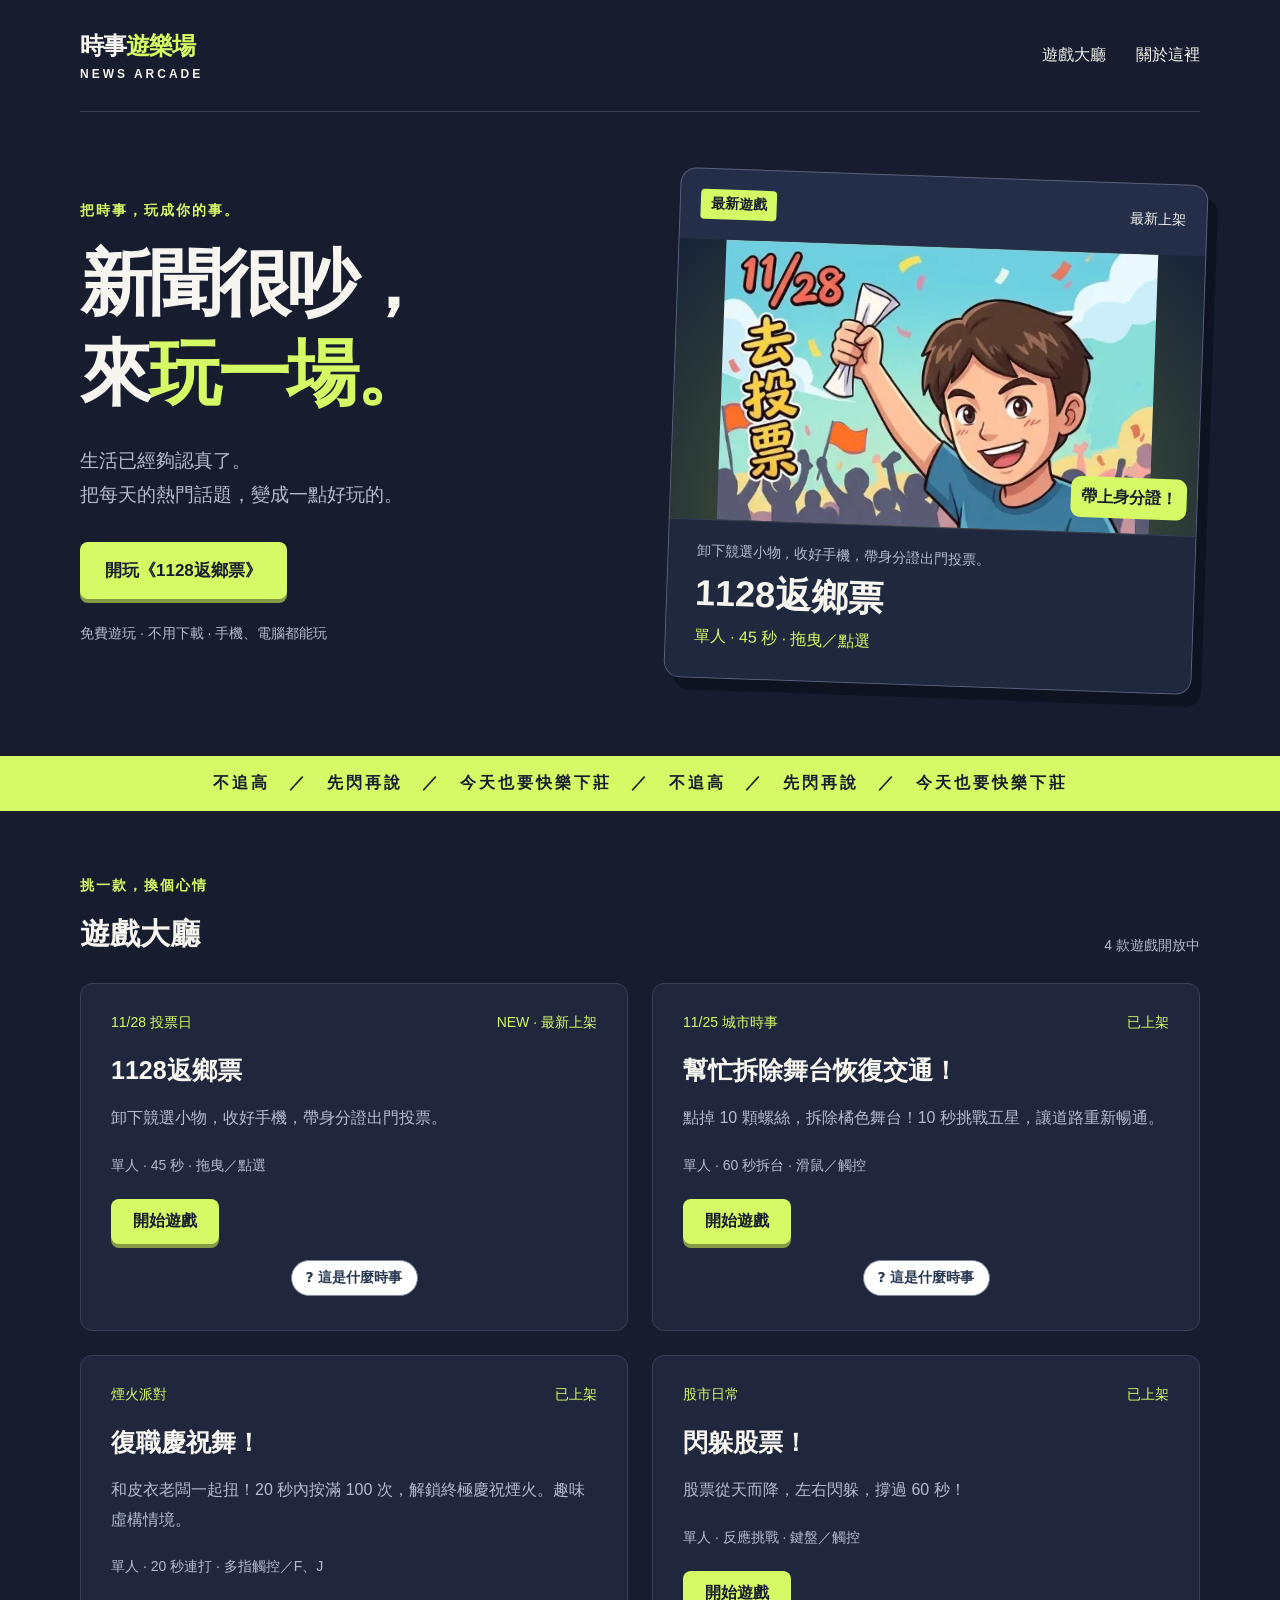
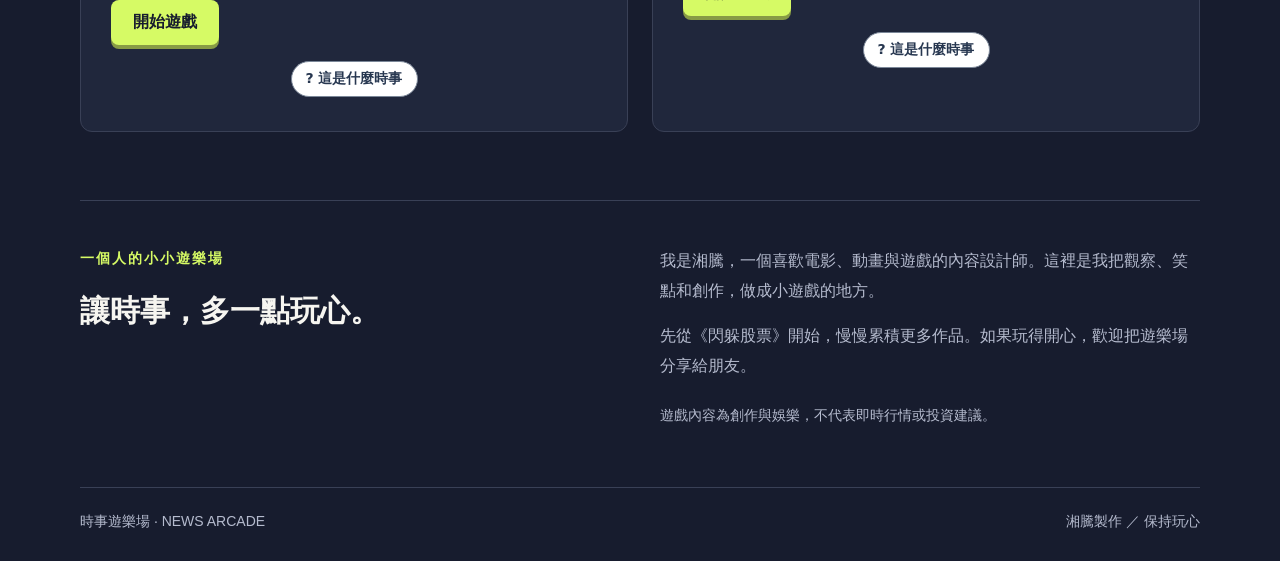
<file: index.html>
<!doctype html>
<html lang="zh-Hant">
<head>
<meta charset="utf-8"><meta name="viewport" content="width=device-width,initial-scale=1">
<meta name="description" content="把時事變成一場小遊戲。時事遊樂場，由湘騰製作的免費網頁遊戲，打開就玩。">
<meta name="theme-color" content="#171c2e">
<title>時事遊樂場｜新聞很吵，來玩一場。</title>
<link rel="stylesheet" href="styles.css">
</head>
<body>
<header class="nav wrap"><a class="brand" href="./">時事<span>遊樂場</span><small>NEWS ARCADE</small></a><nav aria-label="主要導覽"><a href="#games">遊戲大廳</a><a href="#about">關於這裡</a></nav></header>
<main>
<section class="hero wrap"><div class="intro"><p class="eyebrow">把時事，玩成你的事。</p><h1>新聞很吵，<br>來<span class="accent">玩一場。</span></h1><p class="lead">生活已經夠認真了。<br>把每天的熱門話題，變成一點好玩的。</p><a class="button" id="latest-play" href="games/stage-clear/">開玩《復職慶祝舞》</a><p class="note">免費遊玩 · 不用下載 · 手機、電腦都能玩</p></div>
<a class="feature" id="latest-feature" href="games/stage-clear/" aria-label="開始玩復職慶祝舞"><div class="feature-top"><span class="pill">最新遊戲</span><span id="latest-duration">20 秒挑戰</span></div><div class="art dance-art"><img src="games/stage-clear/assets/intro.jpg" alt="黑捲髮眼鏡的拆台小隊角色"><div class="dance-bubble">復職啦，扭起來！</div></div><div class="feature-bottom"><p>股價往上衝，屁股左右動。</p><h2>復職慶祝舞！</h2><span>20 秒連打，放出你的慶祝煙火！</span></div></a></section>
<div class="ticker" aria-hidden="true">不追高　／　先閃再說　／　今天也要快樂下莊　／　不追高　／　先閃再說　／　今天也要快樂下莊</div>
<section class="wrap games" id="games"><div class="section-heading"><div><p class="eyebrow">挑一款，換個心情</p><h2>遊戲大廳</h2></div><span class="count">3 款遊戲開放中</span></div><div class="grid" id="game-list"><article class="game-card"><div class="card-label"><span>股市日常</span><span>測試版</span></div><h3>閃躲股票！</h3><p>股票從天而降，你只需要做一件事：<br>閃開。撐過 60 秒，守住你的好心情。</p><div class="meta">單人 · 反應挑戰 · 鍵盤／觸控</div><a class="button small" href="games/stock-dodge/">開始遊戲</a></article><article class="coming"><span class="spark" aria-hidden="true">✳</span><h3>下一個話題，正在發酵。</h3><p>新遊戲準備中。<br>下次來，看看生活又有什麼新梗。</p></article></div></section>
<section class="wrap about" id="about"><div><p class="eyebrow">一個人的小小遊樂場</p><h2>讓時事，多一點玩心。</h2></div><div><p>我是湘騰，一個喜歡電影、動畫與遊戲的內容設計師。這裡是我把觀察、笑點和創作，做成小遊戲的地方。</p><p>先從《閃躲股票》開始，慢慢累積更多作品。如果玩得開心，歡迎把遊樂場分享給朋友。</p><p class="note">遊戲內容為創作與娛樂，不代表即時行情或投資建議。</p></div></section>
</main><footer class="wrap footer"><span>時事遊樂場 · NEWS ARCADE</span><span>湘騰製作 ／ 保持玩心</span></footer>
<script src="games.js"></script><script src="shared/news.js"></script></body></html>
</file>
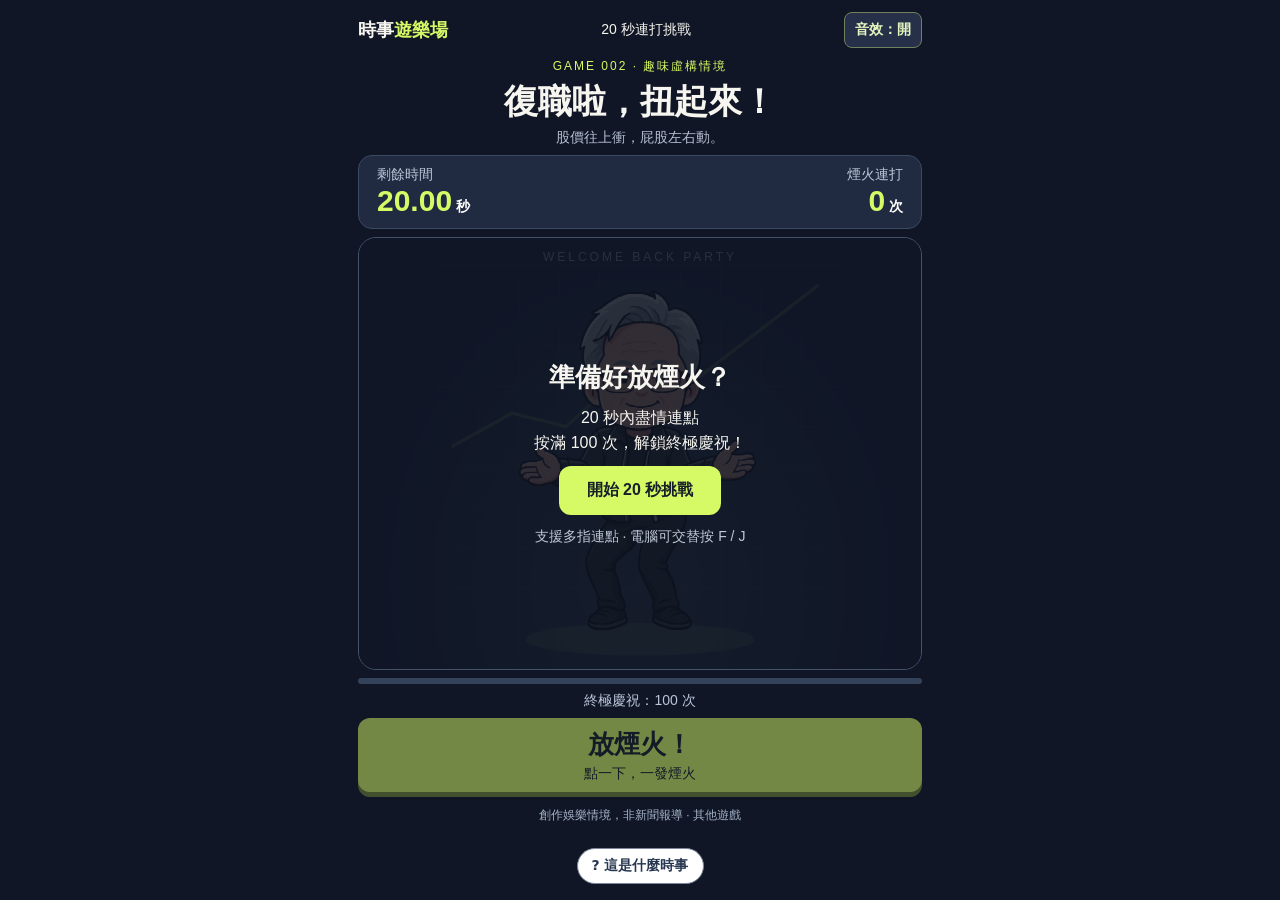
<file: games/jensen-dance/index.html>
<!doctype html><html lang="zh-Hant"><head><meta charset="utf-8"><meta name="viewport" content="width=device-width,initial-scale=1,viewport-fit=cover"><title>黃仁勳復職慶祝舞｜時事遊樂場</title><meta name="description" content="20 秒煙火連打挑戰！和皮衣老闆一起扭，按滿 100 次解鎖終極慶祝。趣味虛構情境。"><link rel="stylesheet" href="game.css"><link rel="stylesheet" href="../../shared/arcade.css"></head><body><main class="game"><header><a href="../../">時事<span>遊樂場</span></a><span>20 秒連打挑戰</span></header><div class="heading"><small>GAME 002 · 趣味虛構情境</small><h1>復職啦，扭起來！</h1><p>股價往上衝，屁股左右動。</p></div><div class="hud"><div><small>剩餘時間</small><strong id="time">20.00<span> 秒</span></strong></div><div><small>煙火連打</small><strong id="count">0<span> 次</span></strong></div></div><div class="stage"><canvas id="scene" width="600" height="640" aria-label="黃仁勳左右扭腰跳舞，按鈕可放煙火"></canvas><div class="stage-label">WELCOME BACK PARTY</div><div id="mega" hidden role="status"><small>100+ 終極慶祝</small><b>恭喜黃仁勳<br>復職！</b><span>今晚的煙火，你包了！</span></div><div id="overlay"><h2 id="title">準備好放煙火？</h2><p id="message">20 秒內盡情連點<br>按滿 100 次，解鎖終極慶祝！</p><button id="start" disabled>角色載入中…</button><p class="tip">支援多指連點 · 電腦可交替按 F / J</p></div></div><div class="progress"><div id="bar"></div></div><div class="goal" id="goal">終極慶祝：100 次</div><button id="tap" disabled>放煙火！<small>點一下，一發煙火</small></button><footer>創作娛樂情境，非新聞報導 · <a href="../../#games">其他遊戲</a></footer></main><script src="../../shared/arcade.js"></script><script src="game.js"></script><script src="../../shared/news.js" data-game="jensen-dance"></script></body></html>
</file>
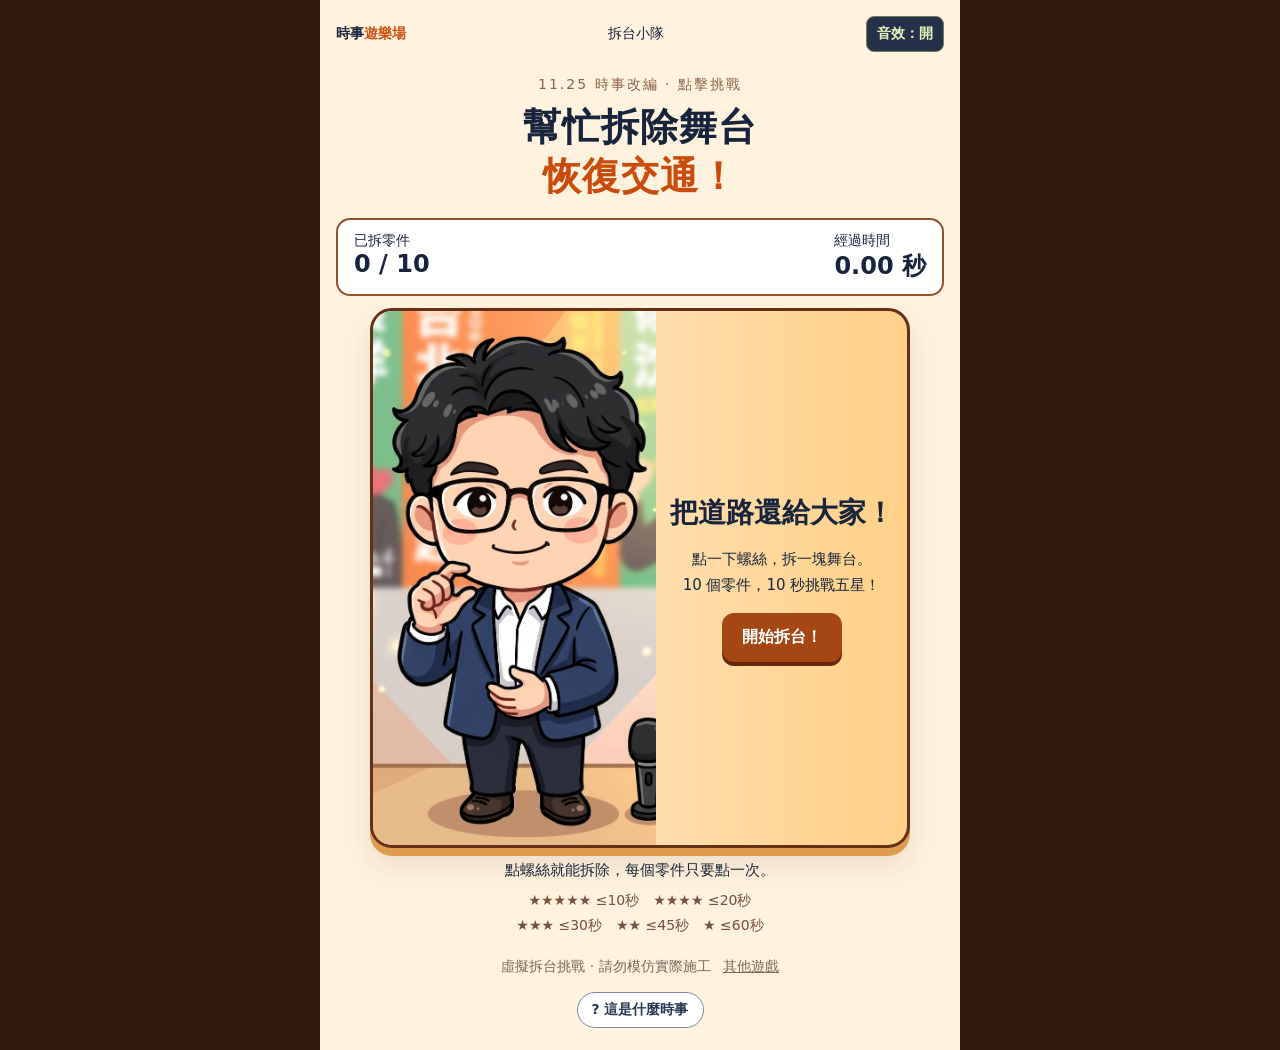
<file: games/stage-clear/index.html>
<!doctype html><html lang="zh-Hant"><head><meta charset="utf-8"><meta name="viewport" content="width=device-width,initial-scale=1,viewport-fit=cover"><meta name="theme-color" content="#ff8a35"><title>幫忙拆除舞台恢復交通｜時事遊樂場</title><meta name="description" content="點掉10顆螺絲，拆除橘色舞台！10秒挑戰五星，分享你的恢復交通成績海報。"><link rel="stylesheet" href="../../shared/arcade.css"><link rel="stylesheet" href="game.css?v=orange-stage-2"></head><body><main class="game"><header><a href="../../">時事<span>遊樂場</span></a><span class="edition">拆台小隊</span></header><div class="heading"><small>11.25 時事改編 · 點擊挑戰</small><h1>幫忙拆除舞台<br><em>恢復交通！</em></h1></div><div class="hud"><div>已拆零件 <b id="count">0 / 10</b></div><div>經過時間 <b><span id="time">0.00</span> 秒</b></div></div><section class="scene" aria-label="橘色舞台拆除遊戲"><div class="city" aria-hidden="true"><i></i><i></i><i></i><i></i><i></i></div><div class="road" aria-hidden="true"><span class="car">🚙</span><span class="car second">🚕</span></div><div id="parts"></div><div id="intro"><img src="assets/intro.jpg" alt="黑捲髮、眼鏡、深藍西裝的可愛人物"><div class="intro-copy"><b>把道路還給大家！</b><p>點一下螺絲，拆一塊舞台。<br>10 個零件，10 秒挑戰五星！</p><button id="start" disabled>角色載入中…</button></div></div><div id="celebrate" hidden><canvas id="fireworks" width="600" height="600"></canvas><img id="result-character" alt="雙手高舉比愛心"><h2 id="thanks">謝謝幫忙恢復交通！</h2><button id="show-result">查看成績與分享</button></div></section><div class="under"><p id="hint" role="status">點螺絲就能拆除，每個零件只要點一次。</p><div class="rating">★★★★★ ≤10秒　★★★★ ≤20秒<br>★★★ ≤30秒　★★ ≤45秒　★ ≤60秒</div><button id="retry" hidden>重新挑戰</button></div><footer><span>虛擬拆台挑戰 · 請勿模仿實際施工</span><a href="../../#games">其他遊戲</a></footer></main><script src="../../shared/arcade.js"></script><script src="rules.js"></script><script src="game.js?v=orange-stage-2"></script><script src="../../shared/news.js" data-game="stage-clear"></script></body></html>
</file>
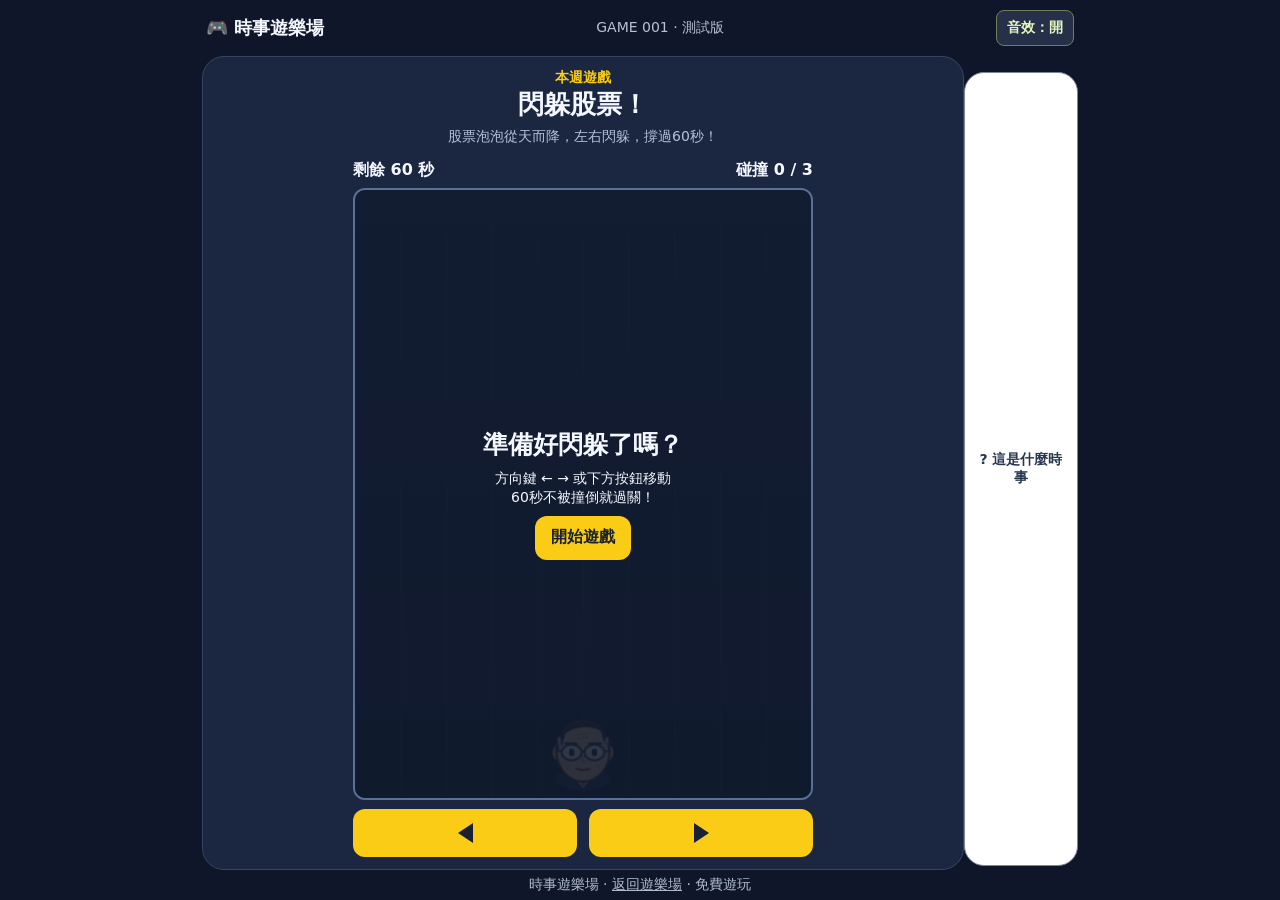
<file: games/stock-dodge/index.html>
<!doctype html>
<html lang="zh-Hant">
<head>
<meta charset="utf-8"><meta name="viewport" content="width=device-width,initial-scale=1,viewport-fit=cover">
<title>時事遊樂場｜閃躲股票測試版</title>
<meta name="description" content="股票泡泡從天而降，撐過60秒！測測你是空手股神還是接刀俠，分享成績邀朋友挑戰。">
<meta property="og:type" content="website">
<meta property="og:title" content="閃躲股票｜成功沒買，沒買就沒賠！">
<meta property="og:description" content="60秒免費小遊戲，閃過九檔股票泡泡！你會是空手股神還是資深接刀俠？">
<meta property="og:url" content="https://news-arcade.pages.dev/games/stock-dodge/">
<meta property="og:locale" content="zh_TW">
<meta property="og:site_name" content="時事遊樂場">
<meta property="og:image" content="https://news-arcade.pages.dev/games/stock-dodge/assets/share-cover-v1.png">
<meta property="og:image:secure_url" content="https://news-arcade.pages.dev/games/stock-dodge/assets/share-cover-v1.png">
<meta property="og:image:type" content="image/png">
<meta property="og:image:width" content="1200">
<meta property="og:image:height" content="630">
<meta property="og:image:alt" content="閃躲股票海報：上班族舉拳歡呼與抱頭大哭，成功沒買，沒買就沒賠！">
<meta name="twitter:card" content="summary_large_image">
<meta name="twitter:title" content="閃躲股票｜成功沒買，沒買就沒賠！">
<meta name="twitter:description" content="60秒免費小遊戲，邀朋友一起挑戰！">
<meta name="twitter:image" content="https://news-arcade.pages.dev/games/stock-dodge/assets/share-cover-v1.png">
<meta name="twitter:image:alt" content="閃躲股票：成功與失敗表情的上班族小海報">
<style>
:root{font-family:system-ui,'Noto Sans TC',sans-serif;color:#f5f7ff;background:#101629}*{box-sizing:border-box}body{margin:0}header,main,footer{max-width:900px;margin:auto;padding:18px}header{display:flex;align-items:center;justify-content:space-between}header strong{font-size:22px}header span,.muted{color:#b5c1d8}.hero{background:#1b2640;border:1px solid #354564;border-radius:22px;padding:24px;text-align:center}h1{font-size:clamp(26px,5vw,42px);margin:4px 0 8px}.tag{color:#facc15;font-weight:800}.game{max-width:460px;margin:20px auto 0}.hud{display:flex;justify-content:space-between;margin:0 0 10px;font-weight:800}.stage{position:relative;overflow:hidden;background:linear-gradient(#293859,#17213b);border:2px solid #5a7096;border-radius:16px;aspect-ratio:3/4;touch-action:none}.stage canvas{display:block;width:100%;height:100%}.overlay{position:absolute;inset:0;display:flex;flex-direction:column;justify-content:center;align-items:center;background:#10192bdc;padding:20px;gap:12px}.overlay[hidden]{display:none}.overlay h2{margin:0;font-size:28px}.overlay p{margin:0;line-height:1.7}button{border:0;border-radius:12px;padding:13px 22px;font-size:17px;font-weight:800;cursor:pointer;background:#facc15;color:#182033}.controls{display:flex;gap:12px;justify-content:space-between;margin-top:12px}.controls button{width:48%;font-size:24px;touch-action:none;user-select:none}footer{text-align:center;color:#aebbd0;font-size:13px}

/* Size the play area from the visible viewport, including in-app browser bars. */
:root{--viewport-height:100vh}
@supports(height:100dvh){:root{--viewport-height:100dvh}}
body{height:var(--viewport-height);min-height:320px;display:flex;flex-direction:column;padding:env(safe-area-inset-top) env(safe-area-inset-right) env(safe-area-inset-bottom) env(safe-area-inset-left)}
header,main,footer{width:100%;margin:0 auto;flex-shrink:0}
header{padding:10px 16px;gap:12px}header strong{font-size:18px}header span{font-size:14px}
main{flex:1;min-height:0;padding:0 12px;display:flex}
.hero{width:100%;min-height:0;display:flex;flex-direction:column;padding:12px}
h1{font-size:26px;margin:0}.tag{font-size:14px}.muted{font-size:14px;margin:5px 0;line-height:1.4}
.game{flex:1;min-height:0;width:100%;max-width:460px;margin:8px auto 0;display:flex;flex-direction:column}
.hud{flex-shrink:0;font-size:16px;margin:0 0 6px}
.arena{flex:1;min-height:0;display:flex;align-items:center;justify-content:center}
.stage{flex-shrink:0;width:var(--stage-width,240px);height:var(--stage-height,320px);aspect-ratio:auto;border-radius:12px}
.controls{flex-shrink:0;margin-top:8px;gap:12px}.controls button{width:50%;height:48px;padding:4px;font-size:24px;-webkit-user-select:none}
footer{font-size:14px;padding:6px 12px}
.overlay{padding:10px;gap:8px;overflow:auto}.overlay h2{font-size:clamp(17px,4vw,25px)}.overlay p{font-size:14px;line-height:1.4}.overlay button{min-height:44px;padding:10px 16px;font-size:16px}
a:focus-visible,button:focus-visible{outline:3px solid white;outline-offset:3px}
@media(max-width:480px){header strong{font-size:16px}header span{font-size:12px}.hero{padding:8px}.tag{display:none}h1{font-size:23px}}
@media(max-height:520px){header{padding:4px 12px}header strong{font-size:16px}.tag,.muted,footer{display:none}h1{font-size:18px}.hero{padding:4px 8px}.game{margin-top:4px;max-width:640px;display:grid;grid-template-columns:minmax(64px,1fr) minmax(0,3fr) minmax(64px,1fr);grid-template-rows:24px minmax(0,1fr);gap:4px 10px}.hud{grid-column:1/-1;margin:0}.arena{grid-column:2;grid-row:2;height:100%}.controls{display:contents}.controls button{width:100%;height:64px;align-self:center;margin:0}#left{grid-column:1;grid-row:2}#right{grid-column:3;grid-row:2}.overlay{gap:5px}.overlay h2{font-size:17px}.overlay p{font-size:14px}}

/* Prevent iOS long-press selection across the game, including nearby labels. */
.hero,.hero *{-webkit-user-select:none;user-select:none;-webkit-touch-callout:none}
.controls button{-webkit-appearance:none;appearance:none;-webkit-tap-highlight-color:transparent;touch-action:none;display:flex;align-items:center;justify-content:center}
.controls button::before{content:"";display:block;width:0;height:0;border-top:10px solid transparent;border-bottom:10px solid transparent;pointer-events:none}
#left::before{border-right:15px solid currentColor}
#right::before{border-left:15px solid currentColor}
.controls button:active{background:#e8b90a;transform:translateY(1px)}

.hit-toast{position:absolute;z-index:3;top:12%;left:5%;width:90%;text-align:center;pointer-events:none;background:#fff4c9;color:#25203a;border:3px solid #ffbc4b;border-radius:16px;padding:10px 6px;box-shadow:0 5px 0 #10162966;font-size:clamp(18px,5vw,25px);font-weight:900;line-height:1.3}
.hit-toast small{display:block;font-size:14px;font-weight:700;margin-bottom:4px;color:#714622}.hit-toast[hidden]{display:none}
.hit-toast.pop{animation:hit-pop .24s ease-out}@keyframes hit-pop{from{transform:scale(.7) rotate(-5deg)}to{transform:scale(1) rotate(0)}}
@media(prefers-reduced-motion:reduce){.hit-toast.pop{animation:none}}

.result-card{width:100%;max-width:300px;text-align:center;background:#202f4b;border:1px solid #526786;border-radius:14px;padding:12px}
.result-card[hidden],.share-actions[hidden],.share-fallback[hidden]{display:none}
.result-score{font-size:32px;font-weight:900;color:#facc15}.result-stats{font-size:14px;line-height:1.7;color:#d4def1}
.share-actions{display:flex;gap:8px;justify-content:center;flex-wrap:wrap;width:100%}.share-actions button{background:#d7ecff;color:#17213b;font-size:14px}
#shareStatus{font-size:14px;color:#d7ecff;min-height:0}#shareStatus:empty{display:none}
.share-fallback{width:100%}.share-fallback textarea{-webkit-touch-callout:default;width:100%;min-height:86px;font-size:16px;-webkit-user-select:text;user-select:text}
.overlay.results>*{flex-shrink:0}.overlay.results{justify-content:flex-start;padding:16px 10px}.overlay.results h2{font-size:22px}.overlay.results #resultText{text-align:center}
@media(max-height:520px){.overlay.results{padding:8px}.result-card{padding:6px}.result-score{font-size:22px}.result-stats{line-height:1.4}.overlay.results h2{font-size:18px}}

.social-links{display:grid;grid-template-columns:repeat(3,minmax(0,1fr));gap:8px;width:100%;margin-bottom:8px}
.social-links a,.social-links button{display:flex;align-items:center;justify-content:center;min-height:44px;padding:8px 4px;border-radius:10px;font-size:14px;font-weight:800;text-decoration:none;color:white;background:#354864;touch-action:manipulation}
.social-links #shareFacebook{background:#165dc6}.social-links #shareThreads,.social-links #shareX{background:#0b1220}
.social-links #shareInstagram{background:#9c2864}.social-links #shareYoutube{background:#ad2534}
.share-panel{width:100%;max-width:320px}.share-panel[hidden]{display:none}.share-panel summary{cursor:pointer;padding:12px;border-radius:10px;background:#2b405f;font-size:15px;font-weight:800;min-height:44px}
.share-panel[open] summary{margin-bottom:8px}
.share-guide{margin:8px 0!important;font-size:14px!important;text-align:left;line-height:1.6!important;color:#d7e6ff}

/* Results show only the poster; sharing controls remain outside the exported image. */
.overlay.results #resultTitle,.overlay.results #resultText{display:none}
.overlay.results{background:#10192bf5;padding:8px;touch-action:pan-y}
.result-card{max-width:340px;padding:0;border:0;background:none;border-radius:10px;overflow:hidden}
.stage #resultPoster{width:100%;height:auto;aspect-ratio:4/5}
.overlay.results .share-actions button{font-size:14px;padding:10px 12px}
.game-results .hud,.game-results .controls,.game-results .muted{display:none}
#posterSavePreview{width:100%;max-width:320px;height:auto;-webkit-touch-callout:default;-webkit-user-select:auto;user-select:auto}#posterSavePreview[hidden]{display:none}
</style>
<link rel="stylesheet" href="../../shared/arcade.css">
</head>
<body>
<header><a href="../../" style="color:inherit;text-decoration:none" aria-label="返回時事遊樂場首頁"><strong>🎮 時事遊樂場</strong></a><span>GAME 001 · 測試版</span></header>
<main><section class="hero"><div class="tag">本週遊戲</div><h1>閃躲股票！</h1><p class="muted">股票泡泡從天而降，左右閃躲，撐過60秒！</p><div class="game"><div class="hud"><span id="time">剩餘 60 秒</span><span id="hits">碰撞 0 / 3</span></div><div class="arena"><div class="stage" id="stage"><canvas id="canvas" width="360" height="480" aria-label="閃躲股票泡泡遊戲"></canvas><div class="hit-toast" id="hitToast" role="status" aria-live="polite" hidden><small id="hitStock"></small><span id="hitJoke"></span></div><div class="overlay" id="overlay"><h2 id="resultTitle">準備好閃躲了嗎？</h2><p id="resultText">方向鍵 ← → 或下方按鈕移動<br>60秒不被撞倒就過關！</p><div id="resultCard" class="result-card" hidden><canvas id="resultPoster" width="720" height="900" role="img" aria-label="成績海報"></canvas></div><div id="shareActions" class="share-actions" hidden><button id="shareResult" type="button">海報＋連結</button><button id="savePoster" type="button">儲存海報</button><button id="copyResult" type="button">複製戰績</button></div><details id="socialPanel" class="share-panel" hidden><summary>分享到 FB、Threads、X、IG、YouTube</summary><div class="social-links"><a id="shareFacebook" target="_blank" rel="noopener noreferrer">Facebook</a><a id="shareThreads" target="_blank" rel="noopener noreferrer">Threads</a><a id="shareX" target="_blank" rel="noopener noreferrer">X</a><button id="shareInstagram" type="button">IG 分享教學</button><button id="shareYoutube" type="button">YouTube 教學</button><button id="copyGameLink" type="button">複製連結</button></div><p class="share-guide" id="socialGuide">FB／Threads／X 按鈕分享連結或文案。要貼海報，請用「海報＋連結」選支援的 App，或「儲存海報」後自行上傳。</p></details><p id="shareStatus" role="status" aria-live="polite"></p><img id="posterSavePreview" alt="可長按儲存的成績海報" hidden><div id="shareFallback" class="share-fallback" hidden><label for="shareText">長按下方文字即可複製</label><textarea id="shareText" readonly></textarea></div><button id="start">開始遊戲</button></div></div></div><div class="controls"><button id="left" aria-label="向左移動"></button><button id="right" aria-label="向右移動"></button></div></div></section></main>
<footer>時事遊樂場 · <a href="../../" style="color:inherit">返回遊樂場</a> · 免費遊玩</footer>
<script src="../../shared/arcade.js"></script>
<script>
(()=>{
'use strict';
const arena=document.querySelector('.arena'),stage=document.getElementById('stage');
function fitStage(){
 const width=arena.clientWidth,height=arena.clientHeight;
 const h=Math.max(0,Math.min(height,(width-4)*4/3+4));
 stage.style.setProperty('--stage-height',`${h}px`);
 stage.style.setProperty('--stage-width',`${Math.max(0,(h-4)*3/4+4)}px`);
}
function fitViewport(){
 // Do not resize the game in response to accessibility pinch zoom.
 if(window.visualViewport && window.visualViewport.scale!==1)return;
 document.documentElement.style.setProperty('--viewport-height',`${window.visualViewport?.height||window.innerHeight}px`);
 fitStage();
}
new ResizeObserver(fitStage).observe(arena);
window.addEventListener('resize',fitViewport);
window.visualViewport?.addEventListener('resize',fitViewport);
fitViewport();

const canvas=document.getElementById('canvas'),ctx=canvas.getContext('2d'),overlay=document.getElementById('overlay'),start=document.getElementById('start'),title=document.getElementById('resultTitle'),description=document.getElementById('resultText'),timeLabel=document.getElementById('time'),hitLabel=document.getElementById('hits');
const W=360,H=480,DURATION=60,player={x:160,y:423,w:40,h:40};
const STOCKS=[
 {name:'台積電',joke:'台積電，我積怨！',color:'#f57f9e'},
 {name:'聯發科',joke:'聯發科，連發哭！',color:'#b599ff'},
 {name:'台達電',joke:'台達電，電到我！',color:'#70cfff'},
 {name:'友達',joke:'人生阿達！',color:'#82e2b5'},
 {name:'群創',joke:'群創，讓我群創傷！',color:'#72dce5'},
 {name:'國巨',joke:'國巨，我的悲劇！',color:'#ffc36c'},
 {name:'金居',joke:'金居，套房定居！',color:'#f5dc77'},
 {name:'旺宏',joke:'旺宏，我的眼眶紅！',color:'#ff9393'},
 {name:'聯合再生',joke:'聯合再生，錢包往生！',color:'#b5df7b'}
];
const toast=document.getElementById('hitToast'),hitStock=document.getElementById('hitStock'),hitJoke=document.getElementById('hitJoke');
const GAME_URL='https://news-arcade.pages.dev/games/stock-dodge/';
const socialPanel=document.getElementById('socialPanel'),socialGuide=document.getElementById('socialGuide');
const DEFAULT_SOCIAL_GUIDE='FB 分享遊戲連結；要附成績，請先按「複製戰績」再貼上。Threads／X 會帶入戰績。朋友點連結就能開啟遊戲。';
let toastTimer=0,lastJoke='',lastStock='',dodged=0,hitCounts={},currentResult=null,personalBest=0,shareBusy=false;
try{personalBest=Number(localStorage.getItem('stock-dodge-best-v1'))||0;}catch{}
const resultCard=document.getElementById('resultCard'),posterCanvas=document.getElementById('resultPoster'),shareActions=document.getElementById('shareActions'),shareStatus=document.getElementById('shareStatus'),shareFallback=document.getElementById('shareFallback'),shareText=document.getElementById('shareText');
function showHit(stock){
 Arcade.sound("hit");
 lastStock=stock.name;hitCounts[stock.name]=(hitCounts[stock.name]||0)+1;lastJoke=stock.joke;hitStock.textContent='撞到 '+stock.name;hitJoke.textContent=stock.joke;
 clearTimeout(toastTimer);toast.hidden=false;toast.classList.remove('pop');void toast.offsetWidth;toast.classList.add('pop');
 toastTimer=setTimeout(()=>{toast.hidden=true;},1600);
}
let running=false,remaining=DURATION,hits=0,blocks=[],keys={left:false,right:false},last=0,spawn=0,invincible=0,cryTimer=0,raf=0;
const posterSavePreview=document.getElementById('posterSavePreview');
let posterFile=null,posterDataUrl='';
function reset(){Arcade.results.reset();posterSavePreview.hidden=true;posterSavePreview.removeAttribute("src");document.body.classList.remove("game-results");posterFile=null;posterDataUrl='';socialPanel.hidden=true;socialPanel.open=false;socialGuide.textContent=DEFAULT_SOCIAL_GUIDE;dodged=0;hitCounts={};lastStock='';currentResult=null;resultCard.hidden=true;shareActions.hidden=true;shareFallback.hidden=true;shareStatus.textContent='';overlay.classList.remove('results');clearTimeout(toastTimer);toast.hidden=true;lastJoke='';keys.left=keys.right=false;remaining=DURATION;hits=0;blocks=[];spawn=0;invincible=0;cryTimer=0;player.x=160;last=0;timeLabel.textContent='剩餘 60 秒';hitLabel.textContent='碰撞 0 / 3';}
function makeResult(win,remaining,hits,dodged){
 const seconds=Math.min(DURATION,Math.max(0,DURATION-remaining));
 const score=Math.floor(seconds*10)+dodged*20+(win?300+(3-hits)*100:0);
 const rank=win?(hits===0?'空手股神':hits===1?'閃躲巴菲特':'套牢逃生王'):seconds>=40?'收盤前破功':seconds>=20?'資深接刀俠':'韭菜界閃電俠';
 const joke=win?(hits===0?'一股都沒買，一滴淚沒流。':hits===1?'只受一點傷，還能假裝是股神。':'兩次套牢都逃掉，這次真的學乖了！'):seconds>=40?'差一點就退休，結果先退場。':seconds>=20?'別人逢低買進，你逢低被擊中。':'進場比誰都快，畢業也是。';
 return {win,seconds,score,rank,joke,hits,dodged};
}
const LOSS_LINES={
 '台積電':['買了台積電','每天都積怨'],
 '聯發科':['買了聯發科','眼淚連發哭'],
 '台達電':['買了台達電','錢包被電爆'],
 '友達':['買了友達','人生阿達'],
 '群創':['買了群創','滿身創傷'],
 '國巨':['買了國巨','人生悲劇'],
 '金居':['買了金居','套房定居'],
 '旺宏':['買了旺宏','哭到眼眶紅'],
 '聯合再生':['聯合再生','錢包往生']
};
function finish(win){
 document.body.classList.add("game-results");
 running=false;keys.left=keys.right=false;cancelAnimationFrame(raf);clearTimeout(toastTimer);toast.hidden=true;
 currentResult=makeResult(win,remaining,hits,dodged);
 currentResult.slogan=win?['成功沒買','沒買就沒賠']:(LOSS_LINES[lastStock]||['股票沒閃過','眼淚先跌停']);
 personalBest=Math.max(personalBest,currentResult.score);
 try{localStorage.setItem('stock-dodge-best-v1',String(personalBest));}catch{}
 title.textContent=currentResult.slogan.join('，');description.textContent='';
 renderResultPoster(currentResult);
 Arcade.sound(win?'win':'lose');
 overlay.hidden=true;draw();
 Arcade.results.open({canvas:posterCanvas,title:'閃躲股票',score:currentResult.score,slogan:currentResult.slogan.join('，'),gameId:'stock-dodge',onReplay:play});
}
function renderResultPoster(result){
 const p=posterCanvas.getContext('2d'),win=result.win;
 p.clearRect(0,0,720,900);
 p.fillStyle=win?'#ffe582':'#b8cdf3';p.fillRect(0,0,720,900);
 // Comic rays give the figure a clear silhouette without competing with the headline.
 p.save();p.translate(360,530);
 for(let i=0;i<18;i++){p.rotate(Math.PI/9);p.beginPath();p.moveTo(0,0);p.lineTo(-55,-950);p.lineTo(55,-950);p.closePath();p.fillStyle=win?'#fff2bd':'#dce7ff';p.fill();}
 p.restore();
 p.strokeStyle='#152139';p.lineWidth=14;p.strokeRect(12,12,696,876);
 p.textAlign='center';p.textBaseline='middle';
 p.fillStyle='#152139';p.font='900 74px system-ui';p.fillText(result.score+' 分',360,90);
 for(let i=0;i<2;i++){
  p.font='900 68px system-ui';p.lineJoin='round';p.lineWidth=10;p.strokeStyle='#152139';
  p.strokeText(result.slogan[i],360,190+i*84,650);
  p.fillStyle=i===0?'#ffffff':win?'#f75b37':'#ffda65';p.fillText(result.slogan[i],360,190+i*84,650);
 }
 drawPosterPerson(p,win);
 p.fillStyle='#152139';p.fillRect(19,820,682,61);
 p.fillStyle='#ffffff';p.font='800 24px system-ui';p.fillText('閃躲股票 · 時事遊樂場',360,842);p.font='600 20px system-ui';p.fillText('news-arcade.pages.dev',360,868);
 posterCanvas.setAttribute('aria-label',result.score+' 分，'+result.slogan.join('，')+'。'+(win?'上班族開心舉起雙拳。':'上班族抱頭大哭。'));
 posterDataUrl=posterCanvas.toDataURL('image/png');posterFile=null;
 posterCanvas.toBlob(blob=>{
  if(blob&&currentResult===result)posterFile=new File([blob],'stock-dodge-'+(win?'win':'lose')+'-'+result.score+'.png',{type:'image/png'});
 },'image/png');
}
function drawPosterPerson(p,win){
 const outline='#152139';
 function shape(points,fill){p.beginPath();p.moveTo(...points[0]);for(const v of points.slice(1))p.lineTo(...v);p.closePath();p.fillStyle=fill;p.fill();p.strokeStyle=outline;p.lineWidth=9;p.lineJoin='round';p.stroke();}
 function oval(x,y,rx,ry,fill){p.beginPath();p.ellipse(x,y,rx,ry,0,0,Math.PI*2);p.fillStyle=fill;p.fill();p.strokeStyle=outline;p.lineWidth=7;p.stroke();}
 function limb(points,width,color){p.beginPath();p.moveTo(...points[0]);for(const v of points.slice(1))p.lineTo(...v);p.lineCap='round';p.lineJoin='round';p.strokeStyle=outline;p.lineWidth=width+14;p.stroke();p.strokeStyle=color;p.lineWidth=width;p.stroke();}
 // The same glasses, receding hair and gray temples as the playable character.
 shape([[260,590],[460,590],[500,805],[220,805]],'#304869');
 shape([[314,592],[360,700],[406,592]],'#fff9ec');
 shape([[348,625],[373,625],[386,743],[360,777],[337,743]],'#e75262');
 shape([[281,600],[323,688],[296,722],[340,802],[252,802]],'#486484');
 shape([[439,600],[397,688],[424,722],[380,802],[468,802]],'#486484');
 if(win){
  limb([[270,625],[180,570],[145,434]],56,'#304869');
  limb([[450,625],[540,570],[575,434]],56,'#304869');
  oval(139,407,37,43,'#f4c69e');oval(581,407,37,43,'#f4c69e');
  for(const x of [125,139,153,567,581,595]){p.beginPath();p.moveTo(x,388);p.lineTo(x,414);p.strokeStyle='#b77c63';p.lineWidth=3;p.stroke();}
 }else{
  limb([[270,635],[174,588],[238,467]],54,'#304869');
  limb([[450,635],[546,588],[482,467]],54,'#304869');
 }
 p.save();p.translate(360,496);p.scale(5.2,5.2);
 drawOfficeAvatar(p,win?'win':'cry',{x:0,y:0});
 p.restore();
 if(!win){
  oval(242,457,25,47,'#f4c69e');oval(478,457,25,47,'#f4c69e');
  // Big tears and slumped shoulders make the loss readable even in a small thumbnail.
  for(const x of [302,418]){p.beginPath();p.moveTo(x,551);p.quadraticCurveTo(x-20,596,x,620);p.quadraticCurveTo(x+20,596,x,551);p.fillStyle='#48bfff';p.fill();p.strokeStyle='#152139';p.lineWidth=4;p.stroke();}
 }
 // Sparse celebration / panic marks.
 for(const [x,y,angle] of [[90,520,-.3],[620,650,.4],[100,720,.3],[620,360,-.4]]){
  p.save();p.translate(x,y);p.rotate(angle);p.fillStyle=win?'#e75948':'#526992';
  if(win){p.fillRect(-7,-18,14,36);}else{p.beginPath();p.moveTo(-9,-15);p.lineTo(9,0);p.lineTo(-9,15);p.strokeStyle='#526992';p.lineWidth=6;p.stroke();}
  p.restore();
 }
}
function play(){Arcade.unlock();Arcade.sound("start");cancelAnimationFrame(raf);reset();running=true;overlay.hidden=true;raf=requestAnimationFrame(loop);}
function spawnBlock(){const size=64+Math.random()*8;const stock=STOCKS[Math.floor(Math.random()*STOCKS.length)];blocks.push({x:Math.random()*(W-size),y:-size,w:size,h:size,speed:125+Math.random()*100,stock});}
function collide(a,b){const r=b.w/2,cx=b.x+r,cy=b.y+r;const x=Math.max(a.x,Math.min(cx,a.x+a.w)),y=Math.max(a.y,Math.min(cy,a.y+a.h));return (cx-x)**2+(cy-y)**2<r*r;}
function update(dt){remaining=Math.max(0,remaining-dt);timeLabel.textContent=`剩餘 ${Math.ceil(remaining)} 秒`;if(remaining<=0){finish(true);return;}
const move=(Number(keys.right)-Number(keys.left))*235*dt;player.x=Math.max(0,Math.min(W-player.w,player.x+move));spawn+=dt;while(spawn>=0.52){spawn-=0.52;spawnBlock();}
cryTimer=Math.max(0,cryTimer-dt);invincible=Math.max(0,invincible-dt);for(const b of blocks){b.y+=b.speed*dt;if(invincible===0&&collide(player,b)){hits++;b.hit=true;showHit(b.stock);invincible=1.1;cryTimer=1.6;hitLabel.textContent=`碰撞 ${hits} / 3`;b.y=H+100;if(hits>=3){finish(false);return;}}}blocks=blocks.filter(b=>{if(b.y>=H+10){if(!b.hit)dodged++;return false;}return true;});}
function avatarMood(){return cryTimer>0?'cry':keys.left&&!keys.right?'left':keys.right&&!keys.left?'right':'idle';}
function drawOfficeAvatar(targetCtx=ctx,overrideMood=null,center=null){
 const ctx=targetCtx;
 const mood=overrideMood||avatarMood(),cry=mood==='cry',dir=mood==='left'?-1:mood==='right'?1:0;
 ctx.save();ctx.translate(center?center.x:player.x+20,center?center.y:player.y+20);ctx.rotate(dir*.12);
 // Head, hair and suit are drawn as vectors so the face stays crisp when resized.
 function ellipse(x,y,rx,ry,fill){ctx.beginPath();ctx.ellipse(x,y,rx,ry,0,0,Math.PI*2);ctx.fillStyle=fill;ctx.fill();}
 function line(points,color,width=1.6){ctx.beginPath();ctx.moveTo(...points[0]);for(const p of points.slice(1))ctx.lineTo(...p);ctx.strokeStyle=color;ctx.lineWidth=width;ctx.lineCap='round';ctx.lineJoin='round';ctx.stroke();}
 // Office collar and tie beneath the face.
 ellipse(0,22,22,9,'#253a58');
 ctx.fillStyle='#f6f8ff';ctx.beginPath();ctx.moveTo(-10,17);ctx.lineTo(0,29);ctx.lineTo(10,17);ctx.closePath();ctx.fill();
 ctx.fillStyle='#d55868';ctx.beginPath();ctx.moveTo(0,19);ctx.lineTo(-3,23);ctx.lineTo(0,29);ctx.lineTo(3,23);ctx.closePath();ctx.fill();
 ellipse(-20,1,4,6,'#eab38b');ellipse(20,1,4,6,'#eab38b');
 ellipse(0,0,21,24,'#f4c69e');ctx.strokeStyle='#563c38';ctx.lineWidth=1.8;ctx.stroke();
 // Receding hairline, gray temples and forehead creases.
 ctx.fillStyle='#33343f';ctx.beginPath();ctx.moveTo(-21,0);ctx.bezierCurveTo(-26,-27,22,-34,21,-1);ctx.lineTo(17,-6);ctx.lineTo(14,-16);ctx.bezierCurveTo(5,-21,-6,-19,-14,-14);ctx.lineTo(-17,-3);ctx.closePath();ctx.fill();
 line([[-19,-10],[-18,-3]],'#b5bac7',2.5);line([[19,-10],[18,-3]],'#b5bac7',2.5);
 line([[-6,-13],[5,-14]],'#c08f74',.8);line([[-5,-10],[4,-11]],'#c08f74',.8);
 // Brows: startled left glance, determined right glance, or distressed crying.
 if(cry){line([[-14,-5],[-7,-9]],'#533b36',2);line([[7,-9],[14,-5]],'#533b36',2);}
 else if(dir<0){line([[-14,-9],[-5,-8]],'#533b36',2);line([[5,-5],[14,-8]],'#533b36',2);}
 else if(dir>0){line([[-14,-7],[-5,-4]],'#533b36',2);line([[5,-4],[14,-8]],'#533b36',2);}
 else{line([[-14,-6],[-5,-6]],'#533b36',1.8);line([[5,-6],[14,-6]],'#533b36',1.8);}
 ellipse(-9,1,7.5,6,'#fffcf1');ellipse(9,1,7.5,6,'#fffcf1');
 if(cry){line([[-13,2],[-9,-1],[-5,2]],'#342e39',2);line([[5,2],[9,-1],[13,2]],'#342e39',2);}
 else{ellipse(-9+dir*2.8,1,2.2,3,'#272d40');ellipse(9+dir*2.8,1,2.2,3,'#272d40');}
 // Rounded glasses and bridge.
 for(const x of [-9,9]){ctx.beginPath();ctx.ellipse(x,1,7.8,6.2,0,0,Math.PI*2);ctx.strokeStyle='#37445c';ctx.lineWidth=1.6;ctx.stroke();}
 line([[-1,0],[1,0]],'#37445c');line([[-20,0],[-17,0]],'#37445c');line([[17,0],[20,0]],'#37445c');
 line([[0,3],[-1,8],[2,8]],'#bc856a',1.2);
 if(cry){
  // Two bright tear streams, visible throughout the hit invulnerability period.
  for(const x of [-11,11]){line([[x,7],[x,16]],'#5cc9ff',3.5);ellipse(x,17+Math.sin(cryTimer*12)*1.5,2.6,3.6,'#92e5ff');}
  ellipse(0,15,5,4,'#623142');ellipse(0,17,3,1.3,'#ed8691');
 }else if(dir<0){ellipse(0,15,3,3.5,'#623142');ellipse(17,-13,2,3.5,'#8ae0ff');}
 else if(dir>0){line([[-5,15],[2,13],[6,14]],'#6b3c3d',1.8);}
 else if(mood==='win'){ellipse(0,14,9,6,'#623142');ctx.fillStyle='#fffdf4';ctx.fillRect(-7,10,14,3);ellipse(-16,9,3,1.8,'#e99183');ellipse(16,9,3,1.8,'#e99183');}
 else{line([[-5,14],[0,15],[5,14]],'#6b3c3d',1.5);line([[-11,11],[-13,14]],'#c08f74',.8);line([[11,11],[13,14]],'#c08f74',.8);}
 if(invincible>0&&!center){ctx.beginPath();ctx.ellipse(0,0,25,27,0,0,Math.PI*2);ctx.strokeStyle='#ffd376';ctx.lineWidth=2;ctx.stroke();}
 ctx.restore();
}
function draw(){ctx.clearRect(0,0,W,H);ctx.fillStyle='#ffffff10';for(let i=0;i<12;i++){ctx.fillRect(i*36,0,1,H)}for(const b of blocks){
 const r=b.w/2,cx=b.x+r,cy=b.y+r;
 ctx.save();
 const gradient=ctx.createRadialGradient(cx-r*.35,cy-r*.45,r*.05,cx,cy,r);
 gradient.addColorStop(0,'#ffffff');gradient.addColorStop(.3,b.stock.color);gradient.addColorStop(1,'#304c78');
 ctx.fillStyle=gradient;ctx.beginPath();ctx.arc(cx,cy,r-1,0,Math.PI*2);ctx.fill();
 ctx.lineWidth=2;ctx.strokeStyle=b.stock.color;ctx.stroke();
 ctx.beginPath();ctx.ellipse(cx-r*.28,cy-r*.48,r*.32,r*.13,-.4,0,Math.PI*2);ctx.fillStyle='#ffffff99';ctx.fill();
 ctx.font='900 '+(b.stock.name.length>3?14:18)+'px system-ui';ctx.textAlign='center';ctx.textBaseline='middle';
 ctx.lineWidth=3;ctx.strokeStyle='#ffffffcc';ctx.strokeText(b.stock.name,cx,cy+3);ctx.fillStyle='#16233a';ctx.fillText(b.stock.name,cx,cy+3);
 ctx.restore();
 }drawOfficeAvatar();}

function loop(t){if(!running)return;const dt=last?Math.min((t-last)/1000,0.05):0;last=t;update(dt);draw();if(running)raf=requestAnimationFrame(loop);}
function bind(id,direction){const el=document.getElementById(id);el.addEventListener('pointerdown',e=>{e.preventDefault();keys[direction]=true;el.setPointerCapture(e.pointerId)});for(const type of ['pointerup','pointercancel','lostpointercapture'])el.addEventListener(type,()=>keys[direction]=false);}
bind('left','left');bind('right','right');
const gameSurface=document.querySelector('.hero');
for(const event of ['selectstart','contextmenu','dragstart']){
 gameSurface.addEventListener(event,e=>{if(e.target!==shareText&&e.target!==posterSavePreview)e.preventDefault();});
}
// Cancel native long-press behavior without replacing Pointer Events movement.
const controls=document.querySelector('.controls');
for(const event of ['touchstart','touchmove']){
 controls.addEventListener(event,e=>{if(e.cancelable)e.preventDefault();},{passive:false});
}
document.addEventListener('visibilitychange',()=>{if(document.hidden)keys.left=keys.right=false;});

document.addEventListener('keydown',e=>{if(e.key==='ArrowLeft'||e.key==='ArrowRight'){e.preventDefault();keys[e.key==='ArrowLeft'?'left':'right']=true;}});document.addEventListener('keyup',e=>{if(e.key==='ArrowLeft'||e.key==='ArrowRight')keys[e.key==='ArrowLeft'?'left':'right']=false;});window.addEventListener('blur',()=>{keys.left=keys.right=false;});start.addEventListener('click',play);draw();
})();
</script>
<script src="../../shared/news.js" data-game="stock-dodge"></script></body></html>
</file>
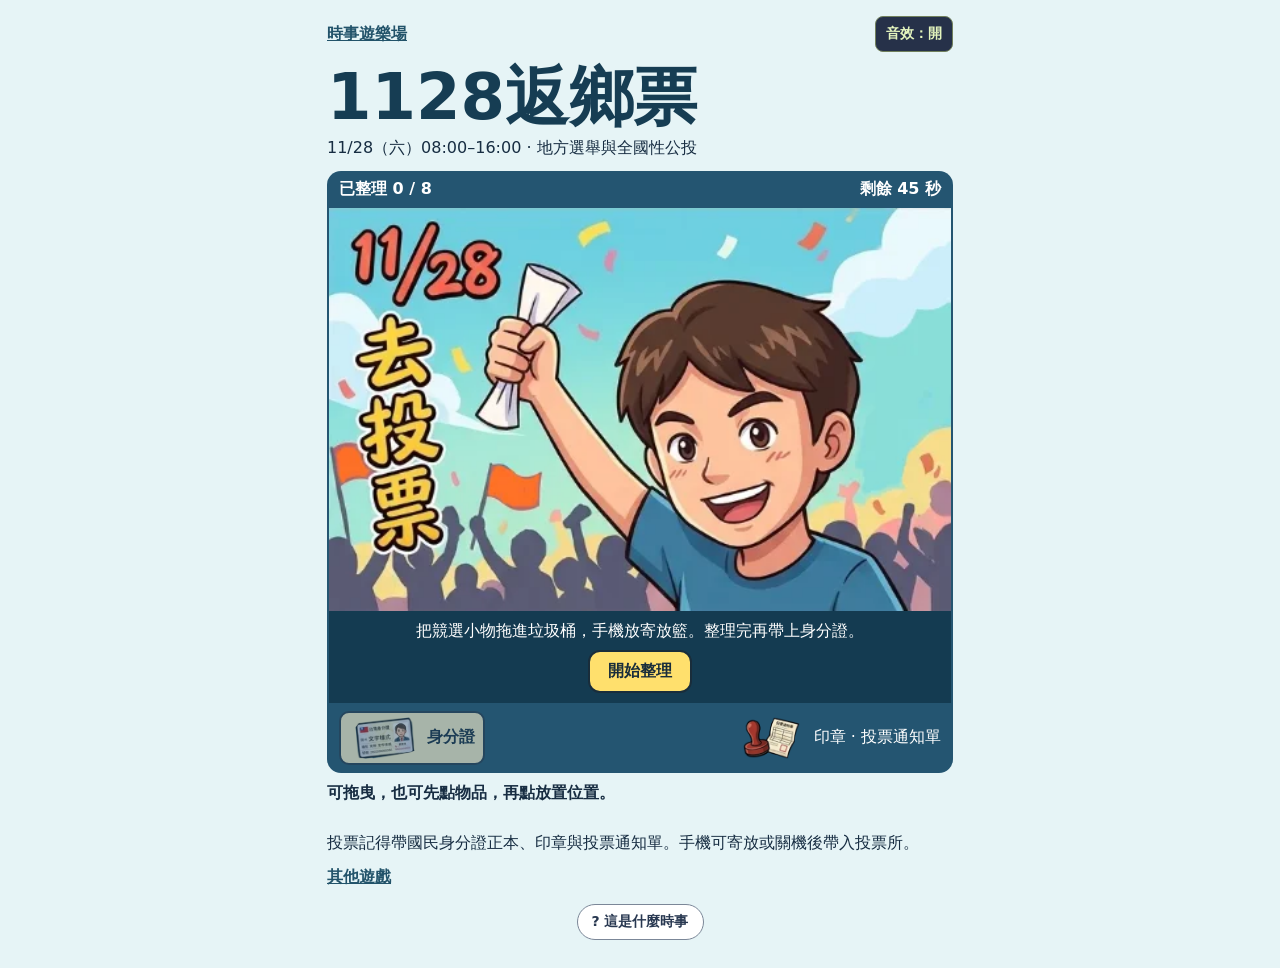
<file: games/vote-ready/index.html>
<!doctype html>
<html lang="zh-Hant">
<head>
<meta charset="utf-8">
<meta name="viewport" content="width=device-width,initial-scale=1,viewport-fit=cover">
<title>1128返鄉票｜時事遊樂場</title>
<meta name="description" content="卸下競選小物，收好手機，帶身分證出門投票。">
<link rel="stylesheet" href="../../shared/arcade.css">
<link rel="stylesheet" href="game.css?v=full-artwork">
</head>
<body>
<main>
<header><a href="../../">時事遊樂場</a></header>
<h1>1128返鄉票</h1>
<p class="date">11/28（六）08:00–16:00 · 地方選舉與全國性公投</p>
<div class="hud"><strong id="progress">已整理 0 / 8</strong><strong id="clock">剩餘 45 秒</strong></div>
<section class="scene" aria-label="投票前整理挑戰">
  <div class="play" id="play" hidden>
    <div class="artwork">
    <button id="person" class="target" disabled aria-label="把身分證交給人物"><img src="assets/player-aligned.webp" alt=""><span>帶上身分證</span></button>
    <div id="items"></div>
    </div>
    <button id="bin" class="target drop" aria-label="競選物品垃圾桶"><img src="assets/bin.webp" alt=""><span>競選小物</span></button>
    <button id="phone" class="target drop" aria-label="手機寄放籃"><img src="assets/phone.webp" alt=""><span>手機寄放</span></button>
  </div>
  <div class="cover" id="intro"><img src="assets/cover.webp" alt="漫畫角色開心舉手"><div><p>把競選小物拖進垃圾桶，手機放寄放籃。整理完再帶上身分證。</p><button id="start">開始整理</button></div></div>
  <div class="cover" id="outcome" hidden><img id="outcome-art" alt=""><div><h2 id="headline"></h2><button id="show">查看成績與分享</button></div></div>
</section>
<div class="tray"><button id="id-card" class="item" aria-label="身分證" disabled><img src="assets/id-card-aligned.webp" alt="" draggable="false"><span>身分證</span></button><span class="documents"><img src="assets/documents-aligned.webp" alt="">印章 · 投票通知單</span></div>
<p id="hint" role="status">可拖曳，也可先點物品，再點放置位置。</p>
<p class="notice">投票記得帶國民身分證正本、印章與投票通知單。手機可寄放或關機後帶入投票所。</p>
<footer><a href="../../#games">其他遊戲</a></footer>
</main>
<script src="../../shared/arcade.js"></script>
<script src="audio.js"></script>
<script src="game.js?v=touch-drag"></script>
<script src="../../shared/news.js" data-game="vote-ready"></script>
</body>
</html>
</file>
<file: styles.css>
:root{color-scheme:dark;--bg:#171c2e;--ink:#f6f5f0;--muted:#b5bbce;--lime:#d6fa65;--line:#394056;font-family:Arial,"Noto Sans TC",sans-serif;color:var(--ink);background:var(--bg)}*{box-sizing:border-box}html{scroll-behavior:smooth;scroll-padding-top:24px}body{margin:0}a{color:inherit;text-decoration:none}a:focus-visible{outline:3px solid var(--lime);outline-offset:6px}.wrap{width:min(1120px,calc(100% - 48px));margin:auto}.nav{display:flex;justify-content:space-between;align-items:center;padding:30px 0;border-bottom:1px solid var(--line)}.brand{font-size:24px;font-weight:900;letter-spacing:-1px}.brand span{color:var(--lime)}.brand small{display:block;font-size:12px;letter-spacing:3px;margin-top:5px}nav{display:flex;gap:30px;font-size:16px}nav a:hover{color:var(--lime)}.hero{display:grid;grid-template-columns:1fr 1fr;gap:64px;align-items:center;padding-top:64px;padding-bottom:70px}.eyebrow{font-size:14px;font-weight:700;letter-spacing:2px;color:var(--lime);margin:0 0 18px}h1{font-size:clamp(44px,5.7vw,72px);letter-spacing:-3px;line-height:1.25;margin:0 0 26px;font-weight:900}.accent{color:var(--lime)}.lead{color:var(--muted);font-size:19px;line-height:1.8;margin-bottom:30px}.button{display:inline-flex;justify-content:center;align-items:center;background:var(--lime);color:#171c2e;padding:17px 25px;border-radius:8px;font-size:17px;font-weight:800;box-shadow:0 4px 0 #879b45;transition:transform .15s}.button:hover{transform:translateY(-2px)}.note{font-size:14px;line-height:1.8;color:var(--muted);margin-top:22px}.feature{display:block;background:#252e49;border:1px solid #59617a;border-radius:16px;overflow:hidden;transform:rotate(2deg);box-shadow:10px 12px 0 #0e1322;transition:transform .2s}.feature:hover{transform:rotate(0)}.feature-top{padding:20px;display:flex;align-items:center;justify-content:space-between;font-size:14px}.pill{background:var(--lime);color:var(--bg);border-radius:4px;padding:6px 10px;font-weight:800}.art{height:240px;position:relative;overflow:hidden;background:repeating-linear-gradient(0deg,transparent 0 39px,#ffffff08 39px 40px),repeating-linear-gradient(90deg,transparent 0 39px,#ffffff08 39px 40px)}.stock{position:absolute;background:#65d7ae;color:#11382d;font-weight:900;font-size:44px;width:100px;height:100px;display:flex;align-items:center;justify-content:center;flex-direction:column;box-shadow:5px 5px 0 #11382d}.stock small{font-size:12px}.one{left:13%;top:12px;transform:rotate(-16deg)}.two{right:10%;top:-22px;transform:rotate(12deg);width:72px;height:72px}.three{right:7%;top:125px;transform:rotate(20deg);width:64px;height:64px;font-size:30px}.player{position:absolute;bottom:17px;left:40%;height:64px;width:64px;background:#84baff;border:3px solid #15233d;color:#15233d;font-size:50px;line-height:55px;text-align:center;box-shadow:5px 5px 0 #0e1322}.floor{position:absolute;bottom:4px;left:8%;right:8%;height:2px;background:#68758e}.bubble{position:absolute;top:115px;left:41%;background:var(--ink);color:var(--bg);font-size:15px;font-weight:bold;padding:10px;border-radius:10px 10px 10px 0}.feature-bottom{padding:22px 28px 30px;background:#20283e;border-top:1px solid var(--line)}.feature-bottom p{font-size:14px;color:var(--muted);margin:0 0 8px}.feature-bottom h2{font-size:36px;margin:0 0 8px}.feature-bottom>span{color:var(--lime);font-size:16px}.ticker{background:var(--lime);color:var(--bg);padding:17px 0;font-size:16px;letter-spacing:3px;font-weight:800;white-space:nowrap;overflow:hidden;text-align:center}.games{padding-top:66px;padding-bottom:68px}.section-heading{display:flex;justify-content:space-between;align-items:end;margin-bottom:28px}h2{font-size:30px;margin:0;line-height:1.4}.count{font-size:14px;color:var(--muted)}.grid{display:grid;grid-template-columns:1fr 1fr;gap:24px}.game-card{border:1px solid var(--line);border-radius:12px;padding:30px;background:#20273c}.card-label{display:flex;justify-content:space-between;font-size:14px;color:var(--lime)}h3{font-size:25px;margin:22px 0 12px}.game-card p,.coming p,.about p{line-height:1.85;color:var(--muted);font-size:16px}.meta{font-size:14px;color:var(--muted);margin:24px 0}.small{font-size:16px;padding:12px 22px}.coming{border:1px dashed #535a70;border-radius:12px;padding:30px;display:flex;flex-direction:column;justify-content:center;align-items:center;text-align:center}.spark{font-size:48px;color:#979fc0}.coming h3{font-size:21px;margin-top:15px}.coming p{margin:0}.about{border-top:1px solid var(--line);padding-top:45px;padding-bottom:45px;display:grid;grid-template-columns:1fr 1fr;gap:40px}.about p:first-child{margin-top:0}.about .eyebrow{color:var(--lime);font-size:14px}.about .note{font-size:14px}.footer{border-top:1px solid var(--line);padding-top:25px;padding-bottom:30px;display:flex;justify-content:space-between;color:var(--muted);font-size:14px}@media(max-width:700px){.wrap{width:calc(100% - 36px)}.nav{padding:22px 0}.brand{font-size:20px}nav{gap:16px;font-size:14px}.hero{grid-template-columns:1fr;gap:36px;padding-top:40px;padding-bottom:45px}h1{font-size:52px}.lead{font-size:17px}.feature{transform:none}.grid,.about{grid-template-columns:1fr}.section-heading{align-items:start;gap:10px}.count{padding-top:7px}.games{padding-top:42px;padding-bottom:40px}.about{gap:20px}.footer{gap:16px;flex-direction:column}h2{font-size:26px}}@media(prefers-reduced-motion:reduce){html{scroll-behavior:auto}*{transition:none!important}}
.dance-art{background:radial-gradient(ellipse at bottom,#586a35,#172339);height:280px;text-align:center}.dance-art img{height:100%;width:100%;object-fit:contain;animation:dance-preview 1s ease-in-out infinite alternate}.dance-bubble{position:absolute;bottom:15px;right:10px;background:#d6fa65;color:#171c2e;font-weight:900;border-radius:10px;padding:10px;font-size:16px}@keyframes dance-preview{from{transform:rotate(-4deg) translateX(-8px)}to{transform:rotate(4deg) translateX(8px)}}@media(prefers-reduced-motion:reduce){.dance-art img{animation:none}}
/* Third game: keep the complete illustrated character in the lobby feature. */
.dance-art img[src*="stage-clear"]{object-fit:contain;object-position:center;max-width:100%;height:100%;transform:none;animation:none;border-radius:14px}
</file>
<file: games/jensen-dance/game.css>
:root{font-family:Arial,"Noto Sans TC",sans-serif;background:#101625;color:#f6f5ef;color-scheme:dark}*{box-sizing:border-box}body{margin:0;padding:env(safe-area-inset-top) env(safe-area-inset-right) env(safe-area-inset-bottom) env(safe-area-inset-left);height:100dvh;min-height:420px}.game{height:100%;max-width:600px;margin:auto;display:flex;flex-direction:column;padding:12px 18px;gap:8px}header{display:flex;justify-content:space-between;align-items:center;font-size:14px}header a{font-size:18px;font-weight:900}a{color:inherit;text-decoration:none}header a span{color:#d6fa65}.heading{text-align:center}.heading small{font-size:12px;letter-spacing:2px;color:#d6fa65}.heading h1{font-size:clamp(24px,5vw,34px);margin:4px}.heading p{font-size:14px;color:#b4bfd2;margin:0}.hud{display:flex;justify-content:space-between;background:#202a40;padding:10px 18px;border:1px solid #3c4960;border-radius:14px}.hud>div:last-child{text-align:right}.hud small{display:block;color:#bcc7d9;font-size:14px}.hud strong{font-size:30px;font-variant-numeric:tabular-nums;color:#d6fa65}.hud strong span{font-size:14px;color:#fff}.stage{flex:1;min-height:0;position:relative;overflow:hidden;border:1px solid #42536b;border-radius:18px;background:radial-gradient(ellipse at 50% 80%,#344753,#121b31 70%)}canvas{width:100%;height:100%;object-fit:contain;display:block}.stage-label{position:absolute;top:12px;left:0;right:0;text-align:center;font-size:12px;letter-spacing:3px;color:#b4c3d9;pointer-events:none}#overlay{position:absolute;inset:0;display:flex;flex-direction:column;align-items:center;justify-content:center;text-align:center;background:#101625da;padding:12px;gap:10px}#overlay h2{font-size:26px;margin:0}#overlay p{font-size:16px;line-height:1.6;margin:0}button{font:inherit;border:0;border-radius:12px;background:#d6fa65;color:#172029;font-weight:900;cursor:pointer;touch-action:none;-webkit-user-select:none;user-select:none;-webkit-touch-callout:none;-webkit-tap-highlight-color:transparent}button:disabled{opacity:.5;cursor:default}button:focus-visible,a:focus-visible{outline:3px solid #fff;outline-offset:3px}#start{padding:14px 28px;min-height:48px}#overlay .tip{font-size:14px;color:#bdc8d8}#tap{flex-shrink:0;min-height:74px;font-size:26px;box-shadow:0 5px 0 #728c35}#tap small{display:block;font-size:14px;font-weight:500;margin-top:3px}#tap:active:not(:disabled){transform:translateY(3px);box-shadow:0 2px 0 #728c35}.progress{height:6px;background:#34415a;border-radius:5px;overflow:hidden}#bar{height:100%;width:0;background:#d6fa65}.goal{text-align:center;font-size:14px;color:#b9c6d9}footer{text-align:center;font-size:12px;color:#a4b2c8;padding-top:7px}#mega{position:absolute;inset:0;pointer-events:none;display:flex;align-items:center;justify-content:center;flex-direction:column;background:#0c102555;text-align:center;text-shadow:0 4px #1b2135}#mega b{font-size:clamp(32px,8vw,55px);color:#edff92;line-height:1.3;animation:pop .5s ease-out}#mega small{font-size:16px;color:#fff;margin-bottom:14px}#mega span{font-size:18px;margin-top:14px}[hidden],#overlay[hidden],#mega[hidden]{display:none!important}.game{-webkit-user-select:none;user-select:none;-webkit-touch-callout:none}@keyframes pop{from{transform:scale(.3) rotate(-12deg)}to{transform:scale(1) rotate(0)}}@media(max-height:650px){.game{gap:5px;padding:6px 12px}.heading p,.heading small{display:none}.heading h1{font-size:22px}.hud{padding:5px 14px}.hud strong{font-size:24px}#tap{min-height:56px;font-size:22px}footer{padding:3px}#overlay{gap:6px}#overlay h2{font-size:21px}#overlay p{font-size:14px}}@media(prefers-reduced-motion:reduce){#mega b{animation:none}}
</file>
<file: shared/arcade.css>
.arcade-sound{font:700 14px system-ui!important;border:1px solid #71805c!important;border-radius:8px!important;padding:7px 10px!important;background:#263149!important;color:#e4f5be!important;white-space:nowrap;cursor:pointer;min-height:36px}.arcade-result-open{overflow:hidden!important}.arcade-results{position:fixed;inset:0;z-index:1000;background:#101625f7;overflow-y:auto;overscroll-behavior:contain;padding:max(16px,env(safe-area-inset-top)) 16px max(20px,env(safe-area-inset-bottom));color:#f6f5ef;font:16px system-ui;touch-action:pan-y}.arcade-results[hidden]{display:none!important}.arcade-result-inner{width:min(100%,420px);margin:auto}.arcade-results h2{text-align:center;font-size:20px;margin:0 0 12px}.arcade-poster{display:block;width:100%;height:auto;aspect-ratio:4/5;border-radius:12px;-webkit-touch-callout:default;user-select:auto}.arcade-actions,.arcade-social{display:flex;flex-wrap:wrap;gap:8px;margin:12px 0}.arcade-actions>*{flex:1 1 125px;text-align:center}.arcade-results button,.arcade-results a{display:block;padding:13px 12px;border:0;border-radius:10px;background:#d6fa65;color:#152139;font:800 15px system-ui;text-decoration:none;cursor:pointer;min-height:46px;touch-action:manipulation}.arcade-results button:disabled{opacity:.5}.arcade-social a{background:#2c405b;color:white}.arcade-results summary{cursor:pointer;padding:12px;background:#29364c;border-radius:8px}.arcade-results p{font-size:14px;line-height:1.6}.arcade-results textarea{width:100%;min-height:110px;padding:10px;font:16px system-ui;user-select:text;-webkit-user-select:text;-webkit-touch-callout:default}.arcade-status:empty{display:none}.arcade-results :focus-visible{outline:3px solid white;outline-offset:3px}
</file>
<file: games/stage-clear/game.css>
*{box-sizing:border-box}body{margin:0;background:#192437;color:#17243b;font-family:system-ui,-apple-system,"Noto Sans TC",sans-serif}.game{max-width:640px;margin:auto;background:#fff8ee;min-height:100dvh;padding:16px max(16px,env(safe-area-inset-right)) max(18px,env(safe-area-inset-bottom))}header{display:flex;align-items:center;gap:12px;justify-content:space-between;font-size:14px}header a{font-weight:900;color:#182438;text-decoration:none}header a span{color:#cb510f}.heading{text-align:center;margin:22px 0 16px}.heading small{font-size:14px;letter-spacing:2px;color:#87634c}.heading h1{font-size:clamp(26px,6vw,38px);line-height:1.3;margin:9px 0;letter-spacing:1px}em{font-style:normal;color:#db5512}.hud{display:flex;justify-content:space-between;background:#fff;border:2px solid #26344a;border-radius:14px;padding:12px 16px;gap:8px;font-size:14px;margin-bottom:12px}.hud b{display:block;font-size:24px;font-variant-numeric:tabular-nums}.scene{isolation:isolate;position:relative;aspect-ratio:1;overflow:hidden;background:linear-gradient(#b8e7ed,#eaf6ed 67%,#b4cbb3 67%);border:3px solid #25354a;border-radius:22px;user-select:none;-webkit-user-select:none;-webkit-touch-callout:none}.city{position:absolute;inset:14% 3% 27%;display:flex;align-items:end;gap:3%;opacity:.55}.city i{background:repeating-linear-gradient(0deg,transparent 0 25px,#eaf7ef 26px 32px),#83abb7;width:20%;height:65%;border-radius:5px 5px 0 0}.city i:nth-child(2){height:90%}.city i:nth-child(3){height:50%}.city i:nth-child(4){height:100%;clip-path:polygon(40% 0,60% 0,65% 15%,80% 15%,80% 100%,20% 100%,20% 15%,35% 15%)}.road{position:absolute;bottom:0;width:100%;height:27%;background:#667382;border-top:7px solid #dee1ce;border-bottom:6px solid #dee1ce}.road:before{content:"";position:absolute;top:50%;left:0;width:100%;border-top:4px dashed #fff4be}.car{position:absolute;left:-23%;top:3%;font-size:44px;opacity:0}.second{top:40%;animation-delay:1.5s!important}.cleared .car{opacity:1;animation:drive 3s linear infinite}@keyframes drive{to{left:110%}}#parts{position:absolute;inset:0}.part{position:absolute;display:grid;place-items:center;border:3px solid #783d26;border-radius:6px;background:#fa8d36;box-shadow:inset 0 5px #ffd18a,inset 0 -7px #cf5e23,0 5px 0 #26354a45}.part:before{content:attr(data-label);position:absolute;color:#7f3c20;font-weight:900;font-size:clamp(12px,3vw,18px);pointer-events:none}.part.beam{background:repeating-linear-gradient(45deg,#fa8d36 0 15px,#ffb156 15px 23px)}.part.panel:before{top:9px}.part .bolt{width:clamp(44px,10vw,57px);height:clamp(44px,10vw,57px);padding:0;border-radius:50%;border:3px solid #38485a;background:linear-gradient(145deg,#fff,#bac8cd);box-shadow:0 4px 0 #566371;font-size:32px;font-weight:900;color:#415266;cursor:pointer;touch-action:manipulation;position:relative;z-index:1;line-height:1}.bolt:focus-visible{outline:4px solid #1352d3;outline-offset:3px}.bolt:active{transform:scale(.9)}.part.falling{pointer-events:none;animation:fall .65s ease-in forwards}.falling .bolt{transform:rotate(160deg)}@keyframes fall{20%{transform:translateY(-7px) rotate(3deg)}100%{transform:translateY(650px) rotate(30deg);opacity:0}}#intro{position:absolute;inset:0;background:#ffefd8;display:flex;align-items:center}#intro>img{width:53%;height:100%;object-fit:cover;object-position:48%}.intro-copy{padding:12px;text-align:center;flex:1}.intro-copy b{font-size:clamp(20px,4.8vw,28px)}.intro-copy p{font-size:15px;line-height:1.7}button{font:800 16px system-ui;cursor:pointer;touch-action:manipulation}#start,#show-result,#retry{background:#26354a;color:white;padding:14px 20px;border:0;border-radius:12px;box-shadow:0 4px 0 #14202e}#start:disabled{opacity:.6}#celebrate{position:absolute;inset:0;text-align:center;background:#fff0cfbb}#fireworks{position:absolute;inset:0;width:100%;height:100%;pointer-events:none}#result-character{position:relative;display:block;height:73%;max-width:80%;object-fit:contain;margin:1% auto 0}#thanks{position:relative;font-size:clamp(18px,4.4vw,26px);margin:0 0 9px}#show-result{position:relative;padding:10px 16px}.under{text-align:center}.under p{font-size:15px;margin:13px 0 8px}.rating{font-size:14px;color:#77523e;line-height:1.8}#retry{padding:8px 16px;margin:9px}footer{display:flex;justify-content:center;flex-wrap:wrap;gap:12px;margin-top:20px;font-size:14px;color:#776859}footer a{color:inherit}[hidden]{display:none!important}@media(max-width:380px){.edition{display:none}.game{padding:10px}.heading{margin:15px 0 12px}.intro-copy{padding:8px}.intro-copy p{font-size:14px}#start{padding:12px}.hud{padding:10px 14px}}@media(prefers-reduced-motion:reduce){.part.falling{animation-duration:.01s}.car{animation:none!important}.cleared .car{left:8%}}
#parts{z-index:1}#intro{z-index:3}#celebrate{z-index:4}
@media(min-width:700px) and (min-height:650px){.scene{max-width:min(100%,calc(100dvh - 360px));margin:auto}}

/* Cohesive orange stage: a single scenic plate beneath ten removable pieces. */
body{background:#32190f}.game{background:#fff3df}.scene{container-type:inline-size;background:#7c2f0d url("assets/stage-backdrop.png") center/cover no-repeat;border-color:#653016;box-shadow:0 8px 0 #dd9c50,0 16px 30px #632d1620}.city{display:none}.road{opacity:0;transition:opacity .7s;z-index:0}.cleared .road{opacity:1}.part{border:clamp(2px,.65cqw,4px) solid #693516;border-radius:1.2cqw;box-shadow:inset 0 1.2cqw #ffe4a3,inset 0 -1.2cqw #b34b16,0 1.1cqw 0 #3f170a99,0 1.8cqw 2cqw #35160866;background:linear-gradient(110deg,#ffba53,#f68a25 62%,#e86a1c)}.part:before{content:none}.part-art{position:absolute;inset:0;pointer-events:none;font-weight:1000;font-family:system-ui,"Noto Sans TC",sans-serif}.sign .part-art{display:flex;align-items:center;justify-content:space-between;padding:0 1.4cqw;font-size:5.7cqw;color:#fff0af;letter-spacing:-.3cqw;text-shadow:0 .6cqw #763417;-webkit-text-stroke:.3cqw #713013;paint-order:stroke fill}.part.sign{background:linear-gradient(#ffc366,#ff9a31 60%,#ef7126)}.column .part-art{display:flex;flex-direction:column;align-items:center;justify-content:space-between;padding:1.8cqw 0 2cqw;font-size:6.4cqw;color:#fff7dd;line-height:1.06;text-shadow:0 .5cqw #642713;-webkit-text-stroke:.4cqw #672515;paint-order:stroke fill}.column .part-art span{writing-mode:vertical-rl;letter-spacing:.25cqw}.part.column{background:linear-gradient(100deg,#ffb94f,#f17128 65%,#cf451b)}.part.panel{background:linear-gradient(135deg,#ffe19b,#ffb832 62%,#ff9b22);border-radius:1.5cqw}.panel .part-art{display:flex;align-items:center;justify-content:center;padding:0 1cqw;color:#ffed83;letter-spacing:-1.3cqw;text-shadow:.6cqw .8cqw #fff7dc;-webkit-text-stroke:1cqw #502413;paint-order:stroke fill}.panel b{font-size:24cqw;line-height:1}.panel .part-art span{font-size:10cqw;align-self:flex-end;margin-bottom:5cqw}.part.speaker{border-color:#753a18;background:repeating-linear-gradient(45deg,#302923 0 3px,#45382d 3px 5px);box-shadow:inset 0 0 0 1cqw #efa349,0 1.2cqw #54230f,0 1.6cqw 2cqw #35160899}.woofer{position:absolute;inset:12% 10%;border-radius:50%;background:radial-gradient(circle,#474746 30%,#191d20 31% 45%,#6f6c63 47% 57%,#191d20 59% 65%,#8a8170 67%);box-shadow:0 0 0 .45cqw #17191a}.corner-screws{position:absolute;left:8%;top:8%;width:.9cqw;height:.9cqw;border-radius:50%;background:#c8b99d;box-shadow:13cqw 0 #c8b99d,0 12cqw #c8b99d,13cqw 12cqw #c8b99d}.part.barrier{border-color:#6d4a2b;background:linear-gradient(90deg,#824d21,#bf762b,#825025);box-shadow:inset 0 0 0 .5cqw #d9a35a,0 1cqw #4d2718}.barrier .part-art:before,.barrier .part-art:after{content:"";position:absolute;left:0;right:0;height:22%;background:repeating-linear-gradient(45deg,#302b25 0 1.9cqw,#ffbe48 1.9cqw 3.8cqw)}.barrier .part-art:before{top:0}.barrier .part-art:after{bottom:0}.part .bolt{width:clamp(44px,10cqw,64px);height:clamp(44px,10cqw,64px);font-size:clamp(28px,6cqw,38px);border:clamp(2px,.65cqw,4px) solid #54616a;background:radial-gradient(circle at 35% 25%,#fff,#e4e9e9 48%,#b4c1c7 85%);box-shadow:0 .7cqw 0 #364550,0 1cqw 1.2cqw #38180066;color:#516675;text-shadow:0 1px #fff}.sign .bolt{width:clamp(44px,10cqw,64px);height:clamp(44px,10cqw,64px)}#intro{background:linear-gradient(90deg,#ffecd8,#ffd087)}#start,#show-result,#retry{background:#a54615;box-shadow:0 4px 0 #63280e}#celebrate{background:#fff0cfb8}.hud{border-color:#93502a}.heading em{color:#ca4b0b}
.panel .part-art{letter-spacing:-.7cqw;color:#ffe76b;text-shadow:none;-webkit-text-stroke:0}.panel .part-art>b,.panel .part-art>span{-webkit-text-stroke:.65cqw #53270f;paint-order:stroke fill;text-shadow:0 .6cqw #fff0c2}
</file>
<file: games/vote-ready/game.css>
:root{font-family:system-ui,sans-serif;color:#172d42;background:#e6f4f6}
*{box-sizing:border-box}
[hidden]{display:none!important}
body{margin:0}
main{max-width:650px;margin:auto;padding:16px 12px 24px}
header{display:flex;justify-content:space-between;align-items:center}
a{color:#22536a;font-weight:800}
h1{font-size:clamp(34px,9vw,64px);margin:10px 0 0;line-height:1.1;color:#163d53}
.date{margin:6px 0 12px}
.hud,.tray{display:flex;justify-content:space-between;align-items:center;gap:8px;background:#245571;color:#fff;padding:8px 12px}
.hud{border-radius:14px 14px 0 0}
.tray{border-radius:0 0 14px 14px}
.scene{position:relative;aspect-ratio:1;background:radial-gradient(ellipse at 50% 52%,#f8efad,#a3cbd1 58%,#7199b2);overflow:hidden;border-inline:2px solid #245571}
.play,.cover{position:absolute;inset:0}
button{font:inherit;font-weight:850;cursor:pointer}
.cover{display:grid;grid-template-rows:minmax(0,1fr) auto;background:#d2f3f5}
.cover img{width:100%;height:100%;object-fit:cover}
.cover div{text-align:center;padding:10px;background:#143b51;color:white}
.cover p,.cover h2{margin:0 0 8px}
.cover h2{font-size:clamp(27px,7vw,48px);color:#ffe06d}
.cover button{padding:9px 18px;border:2px solid #192d3b;border-radius:12px;background:#ffe06d;color:#192d3b}
.item,.drop{min-height:44px;border:2px solid #273d53;border-radius:10px;color:#172d42;background:#fff4cf;user-select:none;-webkit-user-select:none}
.item{touch-action:none;padding:4px 8px}
.play .item{position:absolute;left:var(--x);top:var(--y);width:var(--width);height:var(--height);min-height:0}
.item.selected{outline:3px solid #ffe06d;outline-offset:2px}
.item.dragging{opacity:.4}
.item:disabled{opacity:.6;cursor:default}
#id-card.ready{background:#ffe773;box-shadow:0 0 10px 3px #ffdb55}
.target span{display:block;font-size:clamp(12px,3.3vw,16px)}
#person{position:absolute;inset:0;width:100%;border:0;background:transparent;padding:0;color:#173b4f}
#person img{width:100%;height:100%;pointer-events:none}
#person span{position:absolute;bottom:4%;left:50%;transform:translateX(-50%);white-space:nowrap;background:#ffe773;border-radius:9px;padding:5px 9px}
#person:disabled span{visibility:hidden}
.drop{position:absolute;bottom:4%;width:22%;font-size:clamp(24px,7vw,44px);line-height:1.05;padding:4px 0}
#bin{left:3%}
#phone{right:3%}
.ghost{position:fixed;z-index:30;pointer-events:none;transform:translate(-50%,-50%);background:#ffe773;border:2px solid #253d52;border-radius:10px;padding:6px 9px;font-weight:800;white-space:nowrap}
#hint{min-height:3em;margin:10px 0 0;font-weight:750}
.notice{margin:0 0 12px;line-height:1.5}

.play .item{
  border:0;
  padding:0;
  background:transparent;
}
.play .item img,.ghost img{display:block;width:100%;pointer-events:none;-webkit-user-drag:none}
.play .item img{height:100%}
.drop img{display:block;width:48%;height:clamp(32px,9vw,62px);object-fit:contain;margin:0 auto 3px;pointer-events:none}
.ghost:has(img){width:74px;padding:0;border:0;background:transparent;filter:drop-shadow(0 4px 5px #172d4270)}
#outcome.won #headline{
  position:relative;
  z-index:1;
  animation:vote-title-drop .95s both;
  text-shadow:0 3px #713b36,0 0 10px #172d42;
}
@keyframes vote-title-drop{
  0%{opacity:0;transform:translateY(-3.3em) scale(0)}
  35%{opacity:1;transform:translateY(-3.7em) scale(1.42)}
  67%{transform:translateY(.15em) scale(.97)}
  82%{transform:translateY(-.30em) scale(1.05)}
  100%{transform:translateY(0) scale(1)}
}
@media(prefers-reduced-motion:reduce){
  #outcome.won #headline{animation:none}
}

.artwork{position:absolute;top:0;left:50%;width:calc(100% * 1500 / 1700);aspect-ratio:1500/1700;transform:translateX(-50%)}
.tray #id-card,.documents{display:flex;align-items:center;gap:6px}
.tray img{width:clamp(35px,12vw,72px);height:42px;object-fit:contain;pointer-events:none}

.scene:has(#intro:not([hidden]), #outcome:not([hidden])){aspect-ratio:auto}
.cover{position:relative;display:block}
.cover img{display:block;width:100%;height:auto}
#outcome:not(.won) img{max-height:380px;object-fit:contain}
@media (max-width: 600px){
  main{padding-top:calc(24px + env(safe-area-inset-top, 0px))}
}
</file>
